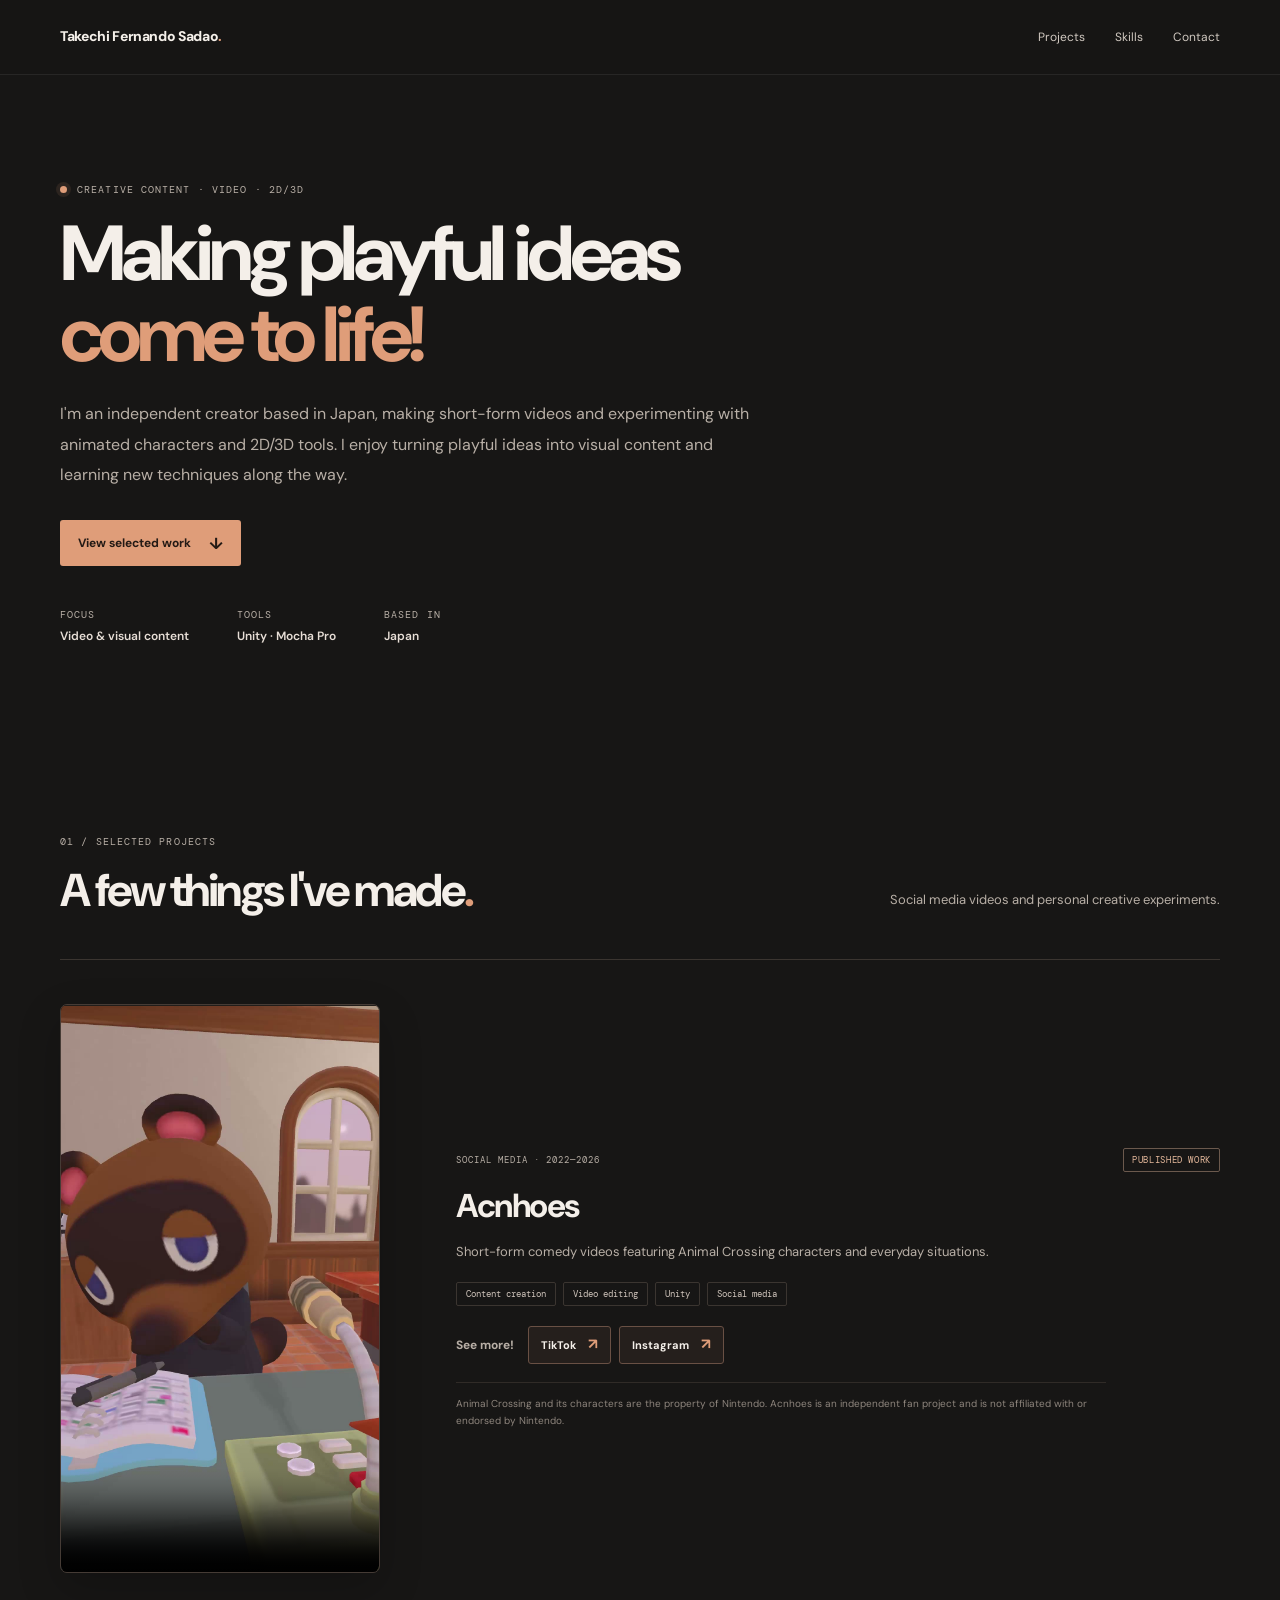
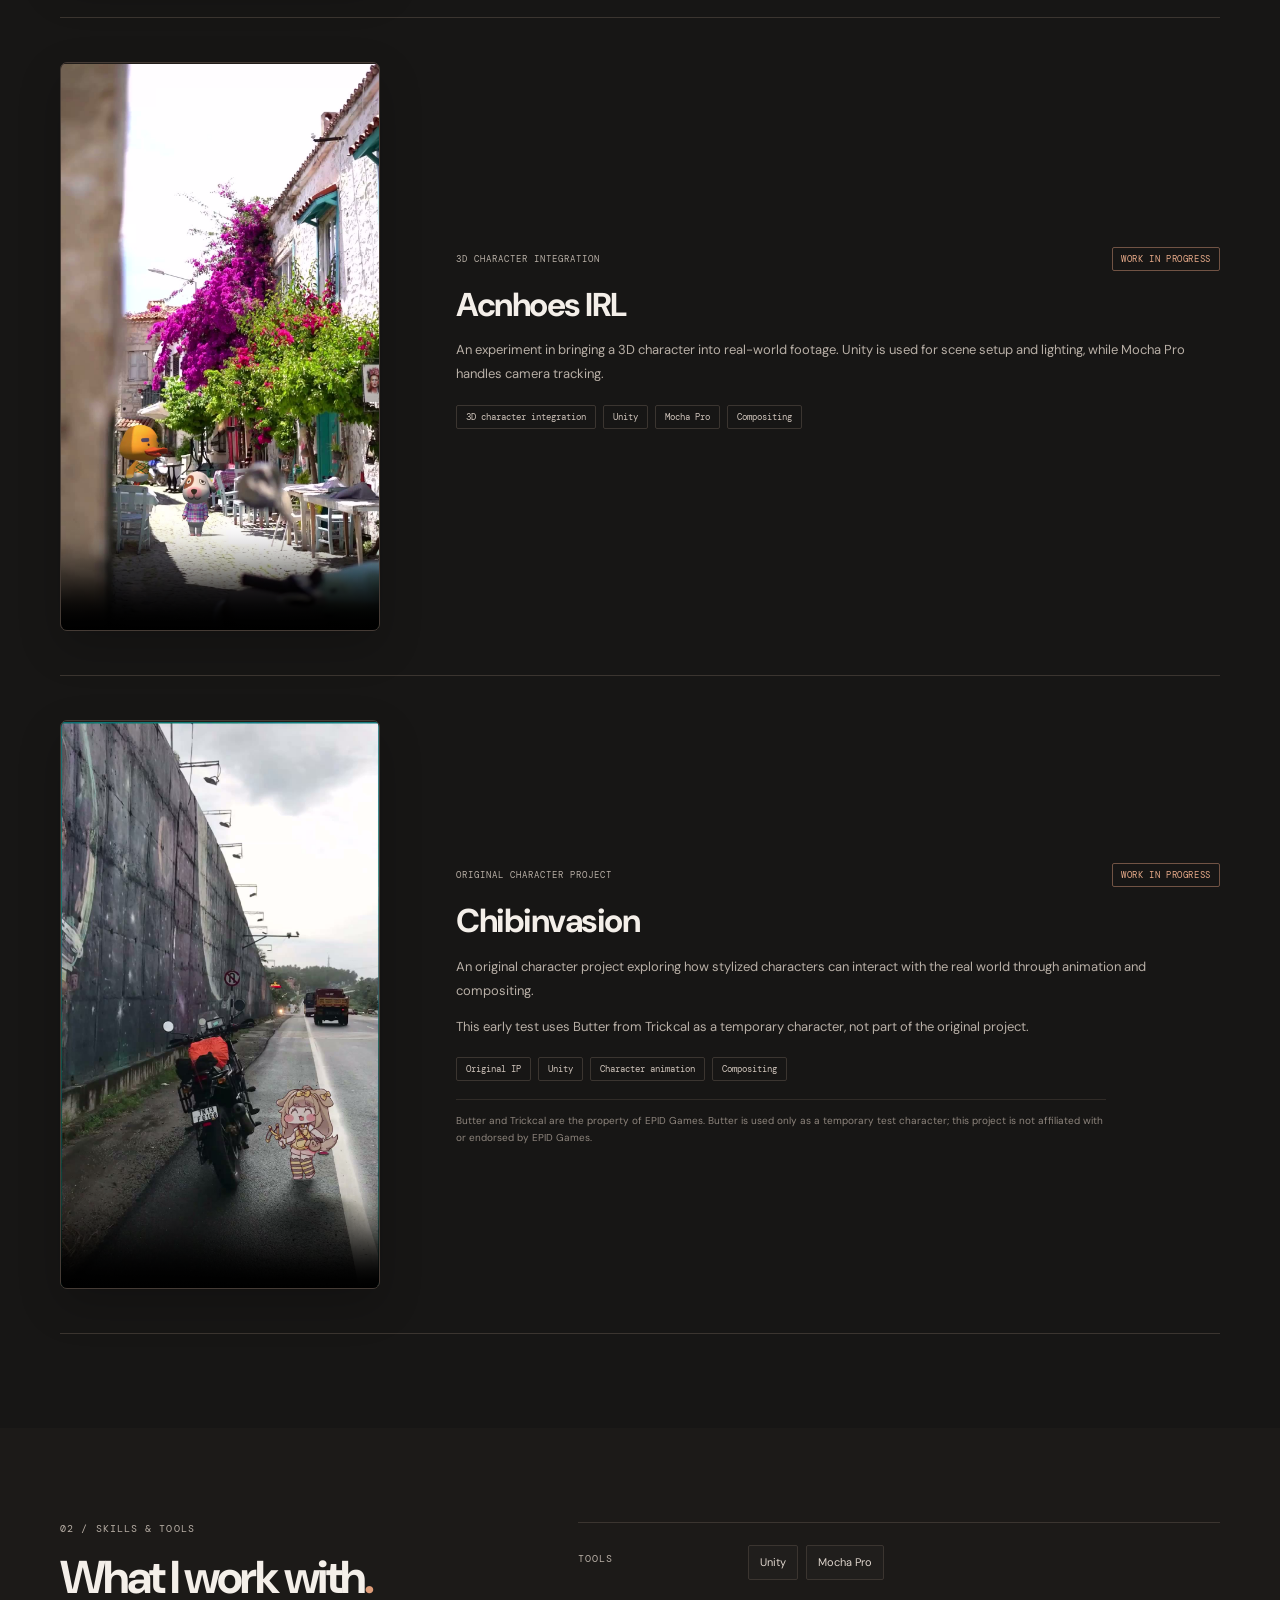
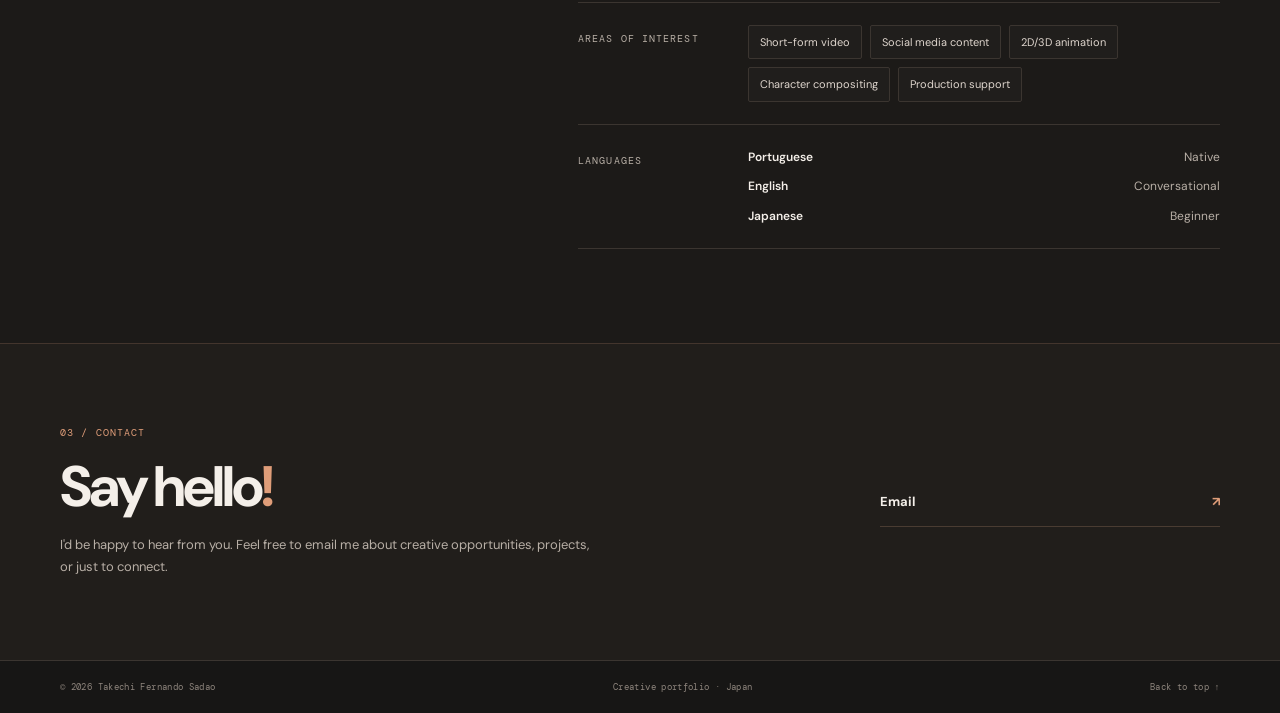
<file: index.html>
<!doctype html>
<html lang="en">
<head>
  <meta charset="utf-8">
  <meta name="viewport" content="width=device-width, initial-scale=1">
  <meta name="description" content="Creative portfolio by Takechi Fernando Sadao — short-form video, character projects and 2D/3D experiments.">
  <meta name="theme-color" content="#171615">
  <meta property="og:type" content="website">
  <meta property="og:title" content="Creative Portfolio — Takechi Fernando Sadao">
  <meta property="og:description" content="Short-form video, character projects and visual experiments.">
  <title>Creative Portfolio — Takechi Fernando Sadao</title>

  <link rel="preconnect" href="https://fonts.googleapis.com">
  <link rel="preconnect" href="https://fonts.gstatic.com" crossorigin>
  <link href="https://fonts.googleapis.com/css2?family=DM+Mono:wght@400;500&family=DM+Sans:wght@400;500;600;700;800&display=swap" rel="stylesheet">
  <link rel="stylesheet" href="css/main.css">
  <script src="js/main.js" defer></script>
</head>
<body id="top">
  <a class="skip-link" href="#main">Skip to content</a>

  <header class="site-header">
    <div class="container header-inner">
      <a class="wordmark" href="#top" aria-label="Back to top">Takechi Fernando Sadao<span>.</span></a>
      <button class="nav-toggle" aria-expanded="false" aria-controls="primary-nav" aria-label="Toggle navigation">
        <span></span><span></span>
      </button>
      <nav id="primary-nav" class="primary-nav" aria-label="Main navigation">
        <a href="#projects">Projects</a>
        <a href="#skills">Skills</a>
        <a href="#contact">Contact</a>
      </nav>
    </div>
  </header>

  <main id="main">
    <section class="hero section">
      <div class="container hero-grid">
        <div class="hero-copy">
          <p class="eyebrow"><span class="status-dot"></span> CREATIVE CONTENT · VIDEO · 2D/3D</p>
          <h1>Making playful ideas<br><span class="accent-text">come to life!</span></h1>
          <p class="hero-lede">I'm an independent creator based in Japan, making short-form videos and experimenting with animated characters and 2D/3D tools. I enjoy turning playful ideas into visual content and learning new techniques along the way.</p>
          <div class="hero-actions">
            <a class="button button-primary" href="#projects">View selected work <span aria-hidden="true">↓</span></a>
          </div>
          <div class="hero-meta">
            <div><span class="meta-label">FOCUS</span><strong>Video &amp; visual content</strong></div>
            <div><span class="meta-label">TOOLS</span><strong>Unity · Mocha Pro</strong></div>
            <div><span class="meta-label">BASED IN</span><strong>Japan</strong></div>
          </div>
        </div>
      </div>
    </section>

    <section id="projects" class="section work-section">
      <div class="container">
        <div class="section-heading">
          <div>
            <p class="eyebrow">01 / SELECTED PROJECTS</p>
            <h2>A few things I've made<span class="accent">.</span></h2>
          </div>
          <p class="section-intro">Social media videos and personal creative experiments.</p>
        </div>

        <article class="project-row">
          <div class="project-media">
            <video controls playsinline preload="none" poster="assets/posters/acnhoes.jpg" aria-label="Acnhoes short-form comedy video">
              <source src="assets/videos/acnhoes.mp4" type="video/mp4">
              Your browser does not support HTML video. You can try another browser.
            </video>
          </div>

          <div class="project-info">
            <div class="project-topline">
              <p class="eyebrow">SOCIAL MEDIA · 2022—2026</p>
              <span class="project-status">PUBLISHED WORK</span>
            </div>
            <h3>Acnhoes</h3>
            <p>Short-form comedy videos featuring Animal Crossing characters and everyday situations.</p>
            <ul class="tag-list">
              <li>Content creation</li><li>Video editing</li><li>Unity</li><li>Social media</li>
            </ul>
            <div class="project-more" aria-label="More from Acnhoes">
              <span class="project-more-label">See more!</span>
              <div class="project-links">
                <a class="social-link" href="https://www.tiktok.com/@acnhoes" target="_blank" rel="noopener noreferrer">TikTok <span aria-hidden="true">↗</span></a>
                <a class="social-link" href="https://www.instagram.com/acnhoes/" target="_blank" rel="noopener noreferrer">Instagram <span aria-hidden="true">↗</span></a>
              </div>
            </div>
            <p class="project-credit">Animal Crossing and its characters are the property of Nintendo. Acnhoes is an independent fan project and is not affiliated with or endorsed by Nintendo.</p>
          </div>
        </article>

        <article class="project-row">
          <div class="project-media">
            <video controls playsinline preload="none" poster="assets/posters/acnhoes-irl.jpg" aria-label="Acnhoes IRL 3D character integration work in progress">
              <source src="assets/videos/acnhoes-irl.mp4" type="video/mp4">
              Your browser does not support HTML video. You can try another browser.
            </video>
          </div>

          <div class="project-info">
            <div class="project-topline">
              <p class="eyebrow">3D CHARACTER INTEGRATION</p>
              <span class="project-status status-wip">WORK IN PROGRESS</span>
            </div>
            <h3>Acnhoes IRL</h3>
            <p>An experiment in bringing a 3D character into real-world footage. Unity is used for scene setup and lighting, while Mocha Pro handles camera tracking.</p>
            <ul class="tag-list">
              <li>3D character integration</li><li>Unity</li><li>Mocha Pro</li><li>Compositing</li>
            </ul>
          </div>
        </article>

        <article class="project-row project-row-last">
          <div class="project-media">
            <video controls playsinline preload="none" poster="assets/posters/chibinvasion.jpg" aria-label="Chibinvasion work-in-progress character test">
              <source src="assets/videos/chibinvasion-wip.mp4" type="video/mp4">
              Your browser does not support HTML video. You can try another browser.
            </video>
          </div>

          <div class="project-info">
            <div class="project-topline">
              <p class="eyebrow">ORIGINAL CHARACTER PROJECT</p>
              <span class="project-status status-wip">WORK IN PROGRESS</span>
            </div>
            <h3>Chibinvasion</h3>
            <p>An original character project exploring how stylized characters can interact with the real world through animation and compositing.</p>
            <p class="contribution">This early test uses Butter from Trickcal as a temporary character, not part of the original project.</p>
            <ul class="tag-list">
              <li>Original IP</li><li>Unity</li><li>Character animation</li><li>Compositing</li>
            </ul>
            <p class="project-credit">Butter and Trickcal are the property of EPID Games. Butter is used only as a temporary test character; this project is not affiliated with or endorsed by EPID Games.</p>
          </div>
        </article>
      </div>
    </section>

    <section id="skills" class="section skills-section">
      <div class="container skills-grid">
        <div>
          <p class="eyebrow">02 / SKILLS &amp; TOOLS</p>
          <h2>What I work with<span class="accent">.</span></h2>
        </div>
        <div class="skills-content">
          <div class="skill-block">
            <span class="meta-label">TOOLS</span>
            <div class="skill-tags"><span>Unity</span><span>Mocha Pro</span></div>
          </div>
          <div class="skill-block">
            <span class="meta-label">AREAS OF INTEREST</span>
            <div class="skill-tags"><span>Short-form video</span><span>Social media content</span><span>2D/3D animation</span><span>Character compositing</span><span>Production support</span></div>
          </div>
          <div class="skill-block">
            <span class="meta-label">LANGUAGES</span>
            <div class="language-list">
              <div><strong>Portuguese</strong><span>Native</span></div>
              <div><strong>English</strong><span>Conversational</span></div>
              <div><strong>Japanese</strong><span>Beginner</span></div>
            </div>
          </div>
        </div>
      </div>
    </section>

    <section id="contact" class="section contact-section">
      <div class="container contact-inner">
        <div>
          <p class="eyebrow">03 / CONTACT</p>
          <h2>Say hello<span class="contact-period">!</span></h2>
          <p class="contact-note">I'd be happy to hear from you. Feel free to email me about creative opportunities, projects, or just to connect.</p>
        </div>
        <div class="contact-links">
          <a href="mailto:takechisadao@gmail.com">Email <span aria-hidden="true">↗</span></a>
        </div>
      </div>
    </section>
  </main>

  <footer class="site-footer">
    <div class="container footer-inner">
      <span>© <span id="year"></span> Takechi Fernando Sadao</span>
      <span>Creative portfolio · Japan</span>
      <a href="#top">Back to top ↑</a>
    </div>
  </footer>
</body>
</html>
</file>
<file: css/main.css>
/* Warm, understated palette: lets colorful video work take the lead. */
:root {
  --bg: #171615;
  --panel: #201e1c;
  --text: #f4efe9;
  --muted: #b8afa6;
  --dim: #8e857d;
  --line: #3b3530;
  --accent: #df9d79;
  --accent-light: #efb493;
  --max: 1160px;
  --mono: "DM Mono", monospace;
  --sans: "DM Sans", Arial, sans-serif;
}

* { box-sizing: border-box; }
html { scroll-behavior: smooth; scroll-padding-top: 90px; }
body {
  margin: 0;
  background: var(--bg);
  color: var(--text);
  font-family: var(--sans);
  font-size: 15px;
  line-height: 1.7;
  -webkit-font-smoothing: antialiased;
}
a { color: inherit; text-decoration: none; }
a:hover { color: var(--accent-light); }
a:focus-visible, button:focus-visible { outline: 2px solid var(--accent-light); outline-offset: 4px; }
.container { width: min(var(--max), calc(100% - 48px)); margin-inline: auto; }
.skip-link {
  position: absolute;
  left: -9999px;
  top: 10px;
  z-index: 100;
  padding: 10px 14px;
  background: var(--accent);
  color: #201713;
}
.skip-link:focus { left: 10px; }

/* Header and navigation */
.site-header {
  position: sticky;
  top: 0;
  z-index: 20;
  background: rgba(23, 22, 21, .94);
  backdrop-filter: blur(16px);
  border-bottom: 1px solid rgba(255, 255, 255, .07);
}
.header-inner { min-height: 74px; display: flex; align-items: center; justify-content: space-between; gap: 24px; }
.wordmark { font-size: 14px; font-weight: 800; letter-spacing: -.025em; }
.wordmark span, .accent { color: var(--accent); }
.primary-nav { display: flex; align-items: center; gap: 30px; color: #d0c8c0; font-size: 12px; }
.primary-nav a { transition: color .2s ease; }
.nav-toggle { display: none; background: none; border: 0; cursor: pointer; }

/* Shared section styles */
.section { padding: 94px 0; }
.eyebrow, .meta-label {
  color: var(--muted);
  font: 10px var(--mono);
  letter-spacing: .11em;
}
.eyebrow { margin: 0 0 17px; }
h1, h2, h3, p { margin-top: 0; }

/* Hero */
.hero { padding: 108px 0 94px; }
.hero-grid { display: block; }
.hero-copy { max-width: 880px; }
.hero .eyebrow { display: flex; align-items: center; gap: 10px; }
.status-dot {
  display: inline-block;
  width: 7px;
  height: 7px;
  flex: 0 0 7px;
  border-radius: 50%;
  background: var(--accent);
  box-shadow: 0 0 0 4px rgba(223, 157, 121, .1);
}
.hero h1 {
  margin: 0 0 24px;
  font-size: clamp(44px, 7vw, 78px);
  font-weight: 700;
  line-height: 1.04;
  letter-spacing: -.065em;
}
.hero h1 .accent-text { color: var(--accent); }
.hero-lede {
  max-width: 700px;
  margin: 0;
  color: var(--muted);
  font-size: 16px;
  line-height: 1.9;
}
.hero-actions { display: flex; align-items: center; gap: 16px; margin: 30px 0 42px; }
.button {
  display: inline-flex;
  align-items: center;
  justify-content: center;
  gap: 18px;
  min-height: 46px;
  padding: 0 17px;
  border: 1px solid transparent;
  border-radius: 3px;
  font-size: 12px;
  font-weight: 700;
  transition: background .2s ease, border-color .2s ease, color .2s ease;
}
.button-primary { background: var(--accent); color: #241a15; }
.button-primary:hover { background: var(--accent-light); color: #241a15; }
.button-primary span { font-size: 16px; }
.hero-meta { display: flex; flex-wrap: wrap; gap: 30px 48px; }
.hero-meta > div { display: grid; gap: 5px; }
.hero-meta strong { color: #e7ded6; font-size: 12px; font-weight: 600; }

/* Projects */
.section-heading { display: flex; justify-content: space-between; align-items: end; gap: 50px; margin-bottom: 44px; }
.section-heading h2 { margin: 0; font-size: clamp(32px, 4vw, 46px); line-height: 1.1; letter-spacing: -.055em; }
.section-intro { max-width: 390px; margin: 0 0 4px; color: var(--muted); font-size: 13px; }
.work-section { background: var(--bg); }
.project-row {
  display: grid;
  grid-template-columns: minmax(240px, 320px) minmax(0, 1fr);
  align-items: center;
  gap: clamp(34px, 6vw, 76px);
  padding: 44px 0;
  border-top: 1px solid var(--line);
}
.project-row-last { border-bottom: 1px solid var(--line); }
.project-media {
  justify-self: center;
  width: min(100%, 320px);
  aspect-ratio: 9 / 16;
  min-width: 0;
  overflow: hidden;
  border: 1px solid #453b35;
  border-radius: 7px;
  background: #211d1a;
  box-shadow: 0 16px 44px rgba(0, 0, 0, .2);
}
.project-media video {
  display: block;
  width: 100%;
  height: 100%;
  aspect-ratio: 9 / 16;
  object-fit: contain;
  background: #211d1a;
}
.project-info { min-width: 0; padding: 6px 0; }
.project-topline { display: flex; align-items: center; justify-content: space-between; gap: 14px; margin-bottom: 14px; }
.project-topline .eyebrow { margin: 0; font-size: 9px; }
.project-status {
  flex: 0 0 auto;
  padding: 5px 8px;
  border: 1px solid #6b594d;
  border-radius: 2px;
  color: #e5b99c;
  font: 9px var(--mono);
  letter-spacing: .07em;
  white-space: nowrap;
}
.status-wip { border-color: #715344; color: #e7aa89; }
.project-info h3 { margin: 0 0 14px; font-size: clamp(25px, 2.7vw, 33px); line-height: 1.2; letter-spacing: -.045em; }
.project-info > p:not(.eyebrow) { margin-bottom: 12px; color: var(--muted); font-size: 13px; line-height: 1.85; }
.project-info .contribution { color: #d2c8bf; }
.tag-list { display: flex; flex-wrap: wrap; gap: 7px; margin: 18px 0; padding: 0; list-style: none; }
.tag-list li { padding: 5px 9px; border: 1px solid var(--line); border-radius: 2px; color: #d0c5bc; font: 9px var(--mono); }
.project-more { display: flex; flex-wrap: wrap; align-items: center; gap: 10px 14px; margin-top: 20px; }
.project-more-label { color: var(--muted); font-size: 12px; font-weight: 700; }
.project-links { display: flex; flex-wrap: wrap; gap: 8px; }
.social-link {
  display: inline-flex;
  align-items: center;
  justify-content: center;
  gap: 12px;
  min-height: 38px;
  padding: 0 12px;
  border: 1px solid #695044;
  border-radius: 3px;
  background: rgba(223, 157, 121, .07);
  color: var(--text);
  font-size: 11px;
  font-weight: 700;
  transition: background .2s ease, border-color .2s ease, color .2s ease, transform .2s ease;
}
.social-link span { color: var(--accent); font-size: 15px; }
.social-link:hover {
  border-color: var(--accent);
  background: rgba(223, 157, 121, .14);
  color: #fff;
  transform: translateY(-1px);
}
.project-credit { max-width: 650px; margin: 18px 0 0 !important; padding-top: 12px; border-top: 1px solid #302b27; color: var(--dim) !important; font-size: 10px !important; line-height: 1.7 !important; }

/* Skills */
.skills-section { background: #1c1a18; }
.skills-grid { display: grid; grid-template-columns: .8fr 1.2fr; gap: 90px; align-items: start; }
.skills-grid h2 {
  margin: 0;
  font-size: clamp(32px, 4vw, 46px);
  line-height: 1.1;
  letter-spacing: -.055em;
}
.skills-content { border-top: 1px solid var(--line); }
.skill-block { display: grid; grid-template-columns: 150px 1fr; gap: 20px; padding: 22px 0; border-bottom: 1px solid var(--line); }
.skill-block > .meta-label { padding-top: 7px; }
.skill-tags { display: flex; flex-wrap: wrap; gap: 8px; }
.skill-tags span { padding: 7px 11px; border: 1px solid var(--line); border-radius: 2px; background: var(--panel); color: #ded5cd; font-size: 11px; }
.language-list { display: grid; gap: 9px; }
.language-list div { display: flex; justify-content: space-between; gap: 20px; font-size: 12px; }
.language-list strong { font-weight: 600; }
.language-list span { color: var(--muted); }

/* Contact and footer */
.contact-section { padding: 82px 0; background: #211e1b; border-top: 1px solid #43352d; }
.contact-section .eyebrow { color: var(--accent); }
.contact-section h2 { margin: 0 0 16px; font-size: clamp(36px, 5vw, 57px); line-height: 1.08; letter-spacing: -.055em; }
.contact-period { color: var(--accent); }
.contact-note { max-width: 540px; margin-bottom: 0; color: var(--muted); font-size: 13px; }
.contact-inner { display: flex; justify-content: space-between; align-items: center; gap: 50px; }
.contact-links { display: grid; width: min(340px, 100%); }
.contact-links > a { display: flex; justify-content: space-between; padding: 13px 0; border-bottom: 1px solid #4a3c32; font-size: 13px; font-weight: 700; }
.contact-links > a span { color: var(--accent); }
.contact-links > a:hover { color: var(--accent-light); }
.site-footer { padding: 20px 0; border-top: 1px solid var(--line); color: var(--dim); font: 9px var(--mono); letter-spacing: .04em; }
.footer-inner { display: flex; justify-content: space-between; gap: 20px; }

/* Tablet */
@media (max-width: 850px) {
  .skills-grid { grid-template-columns: 1fr; gap: 30px; }
  .project-row { grid-template-columns: minmax(0, 1fr); gap: 28px; }
  .project-media { width: min(72vw, 320px); }
  .project-info { width: 100%; max-width: 690px; margin-inline: auto; }
  .section { padding: 76px 0; }
  .hero { padding: 88px 0 82px; }
  .section-heading { display: block; }
  .section-intro { margin-top: 16px; }
}

/* Mobile */
@media (max-width: 600px) {
  .container { width: min(100% - 34px, var(--max)); }
  .header-inner { min-height: 65px; }
  .wordmark { font-size: 12px; }
  .nav-toggle { display: grid; gap: 5px; padding: 8px; }
  .nav-toggle span { width: 22px; height: 1px; background: var(--text); }
  .primary-nav {
    position: absolute;
    top: 65px;
    right: 0;
    left: 0;
    display: none;
    flex-direction: column;
    align-items: flex-start;
    gap: 18px;
    padding: 20px 24px 25px;
    border-bottom: 1px solid var(--line);
    background: #201e1c;
  }
  .primary-nav.is-open { display: flex; }
  .hero { padding: 62px 0 70px; }
  .hero h1 { font-size: clamp(42px, 11vw, 60px); }
  .hero-lede { font-size: 14px; }
  .hero-actions { flex-wrap: wrap; margin: 25px 0 36px; }
  .hero-meta { gap: 17px 22px; }
  .section { padding: 64px 0; }
  .section-heading { margin-bottom: 28px; }
  .project-row { gap: 24px; padding: 32px 0; }
  .project-media { width: min(82vw, 300px); }
  .project-topline { align-items: flex-start; }
  .project-info h3 { font-size: 27px; }
  .project-credit { font-size: 10px !important; }
  .skill-block { grid-template-columns: 1fr; gap: 10px; }
  .skill-block > .meta-label { padding: 0; }
  .contact-inner { align-items: flex-start; flex-direction: column; gap: 30px; }
  .contact-links { width: 100%; }
  .footer-inner { flex-wrap: wrap; }
}

@media (max-width: 370px) {
  .project-topline { flex-direction: column; }
  .hero-meta { display: grid; grid-template-columns: 1fr 1fr; }
}

@media (prefers-reduced-motion: reduce) {
  html { scroll-behavior: auto; }
  *, *::before, *::after { transition-duration: .01ms !important; }
}
</file>
